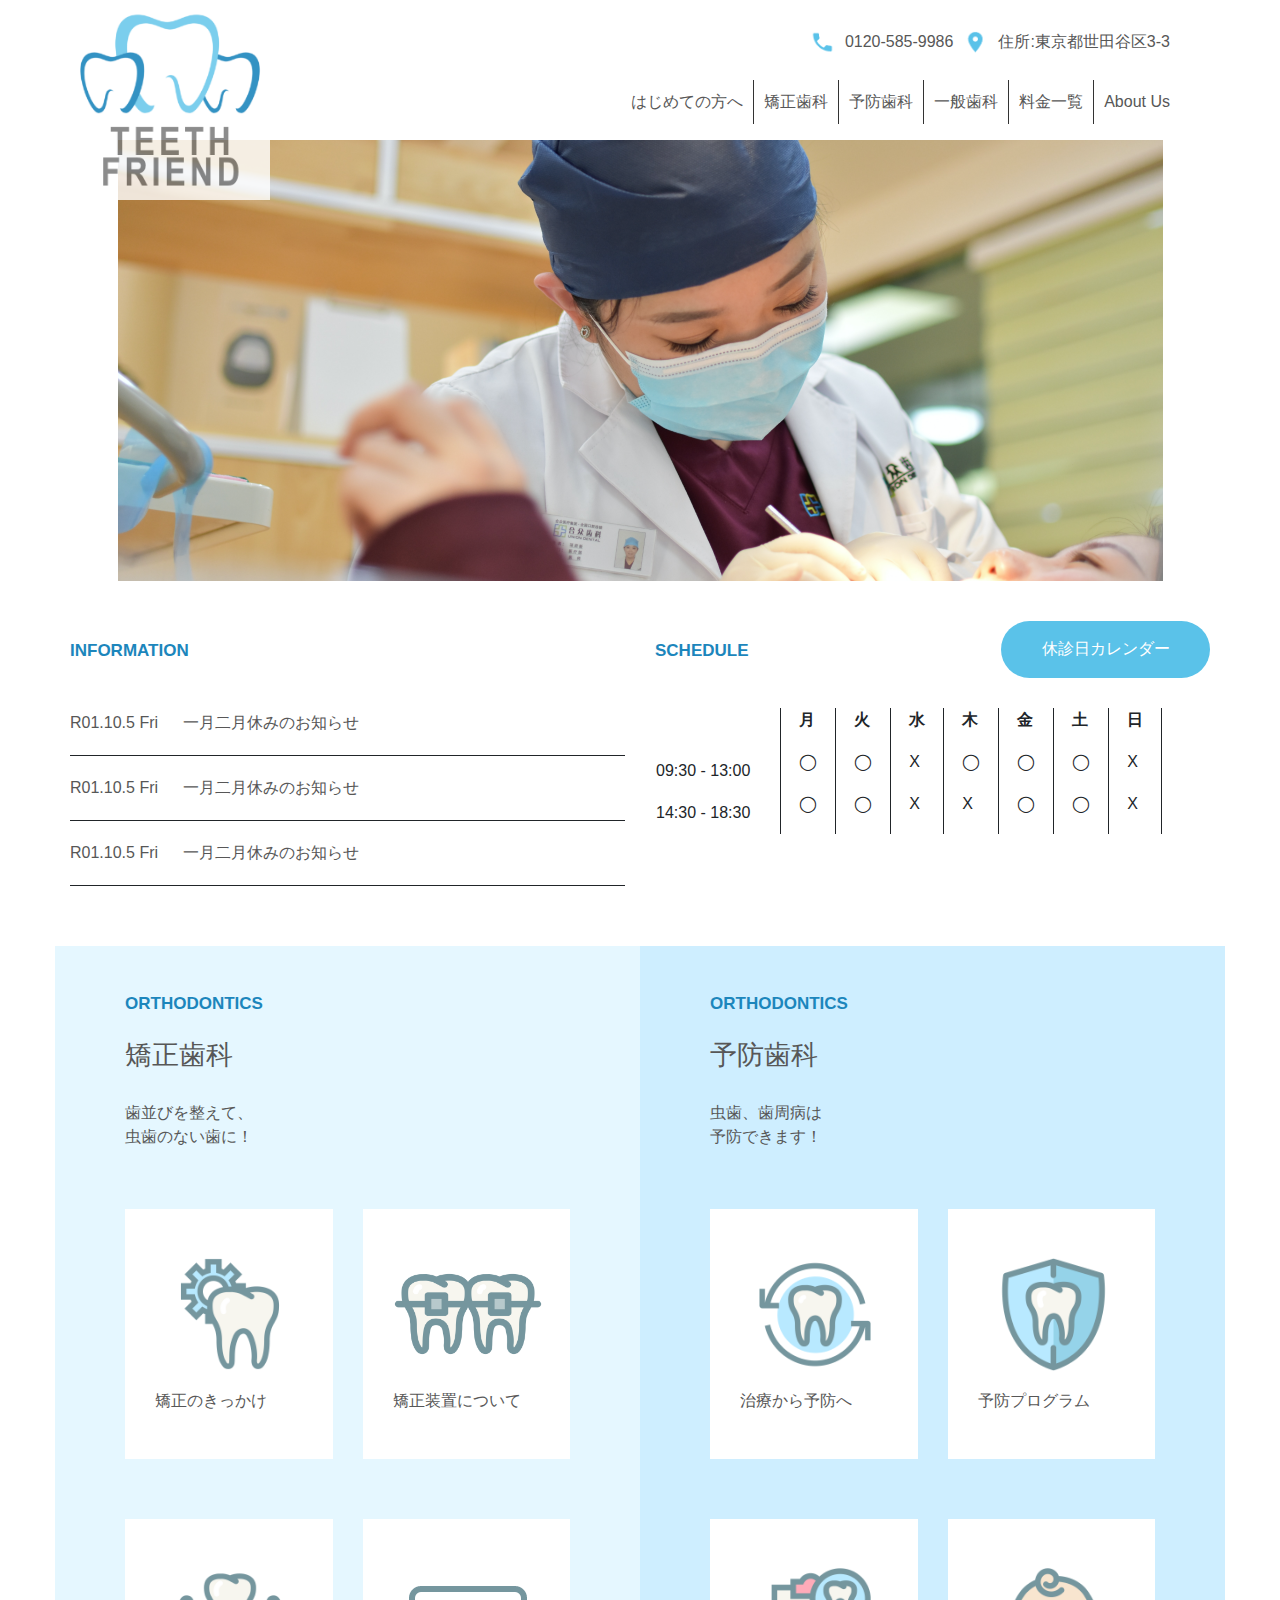
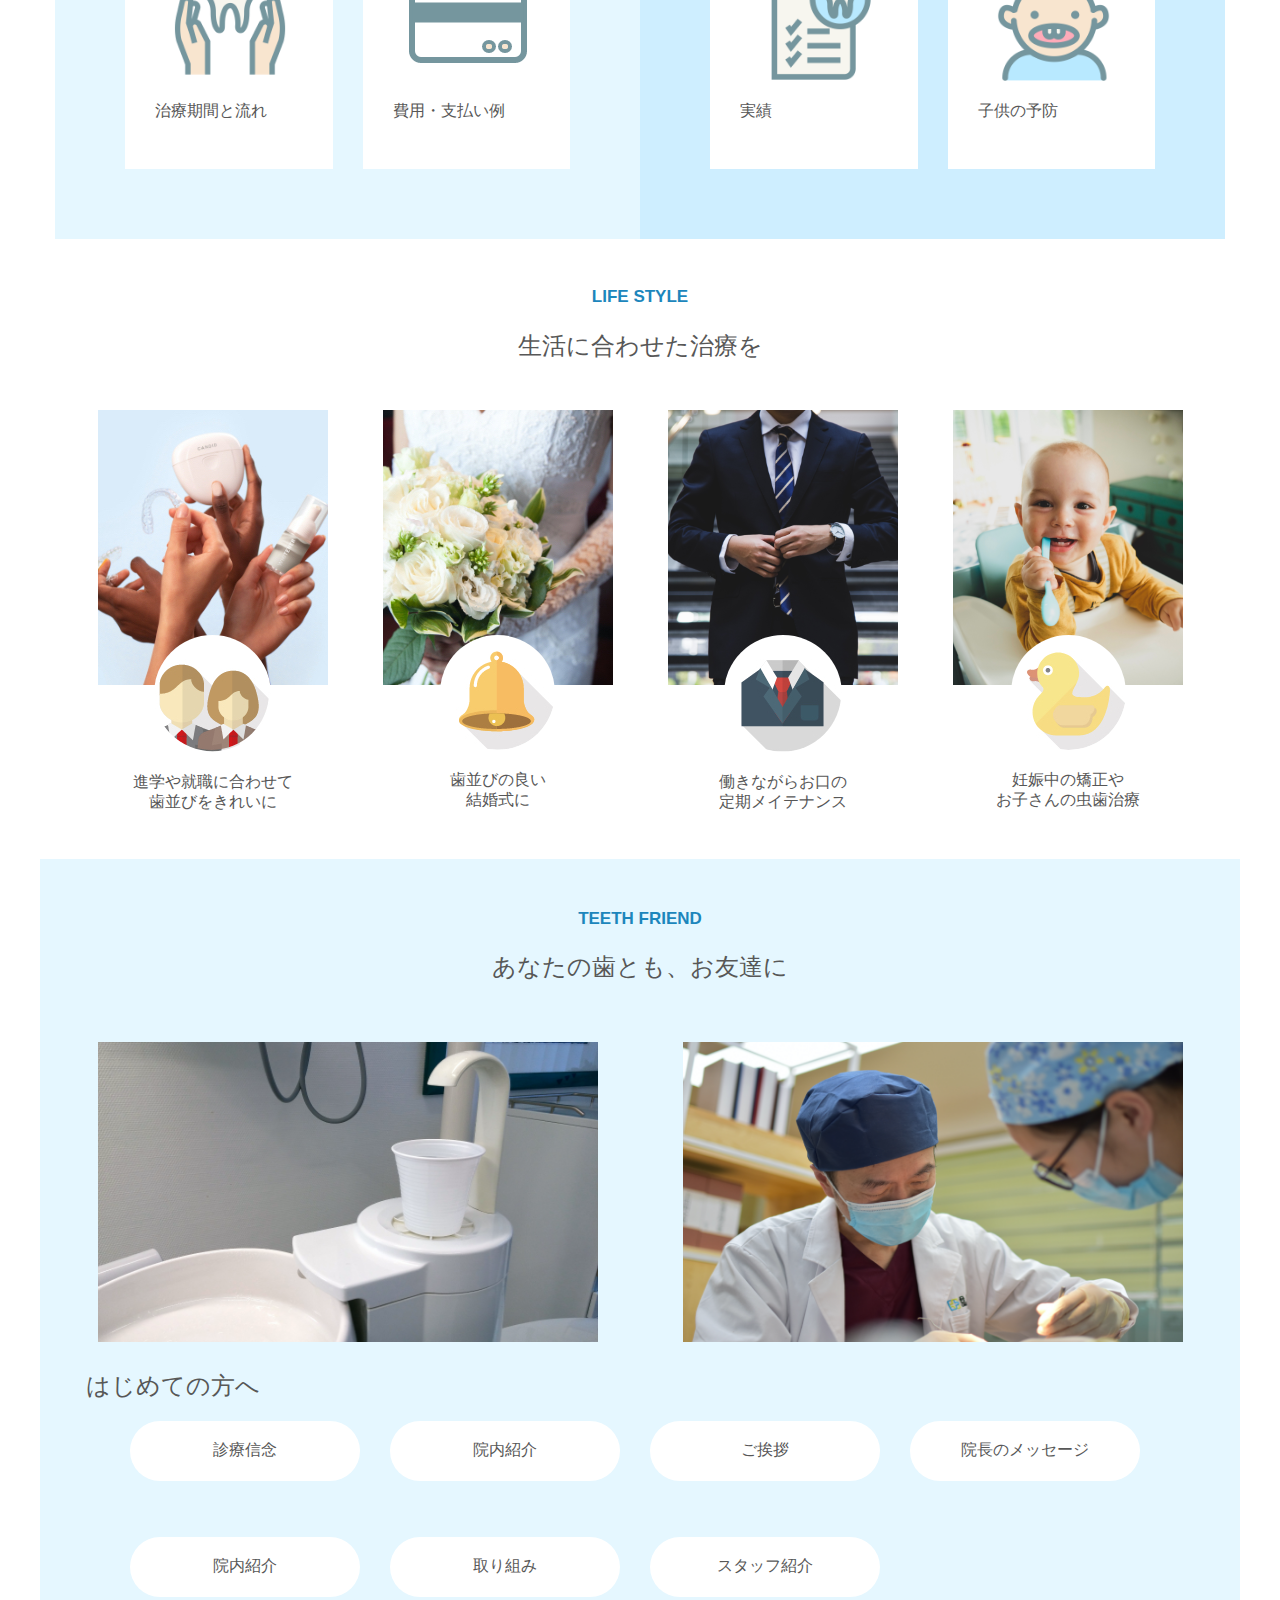
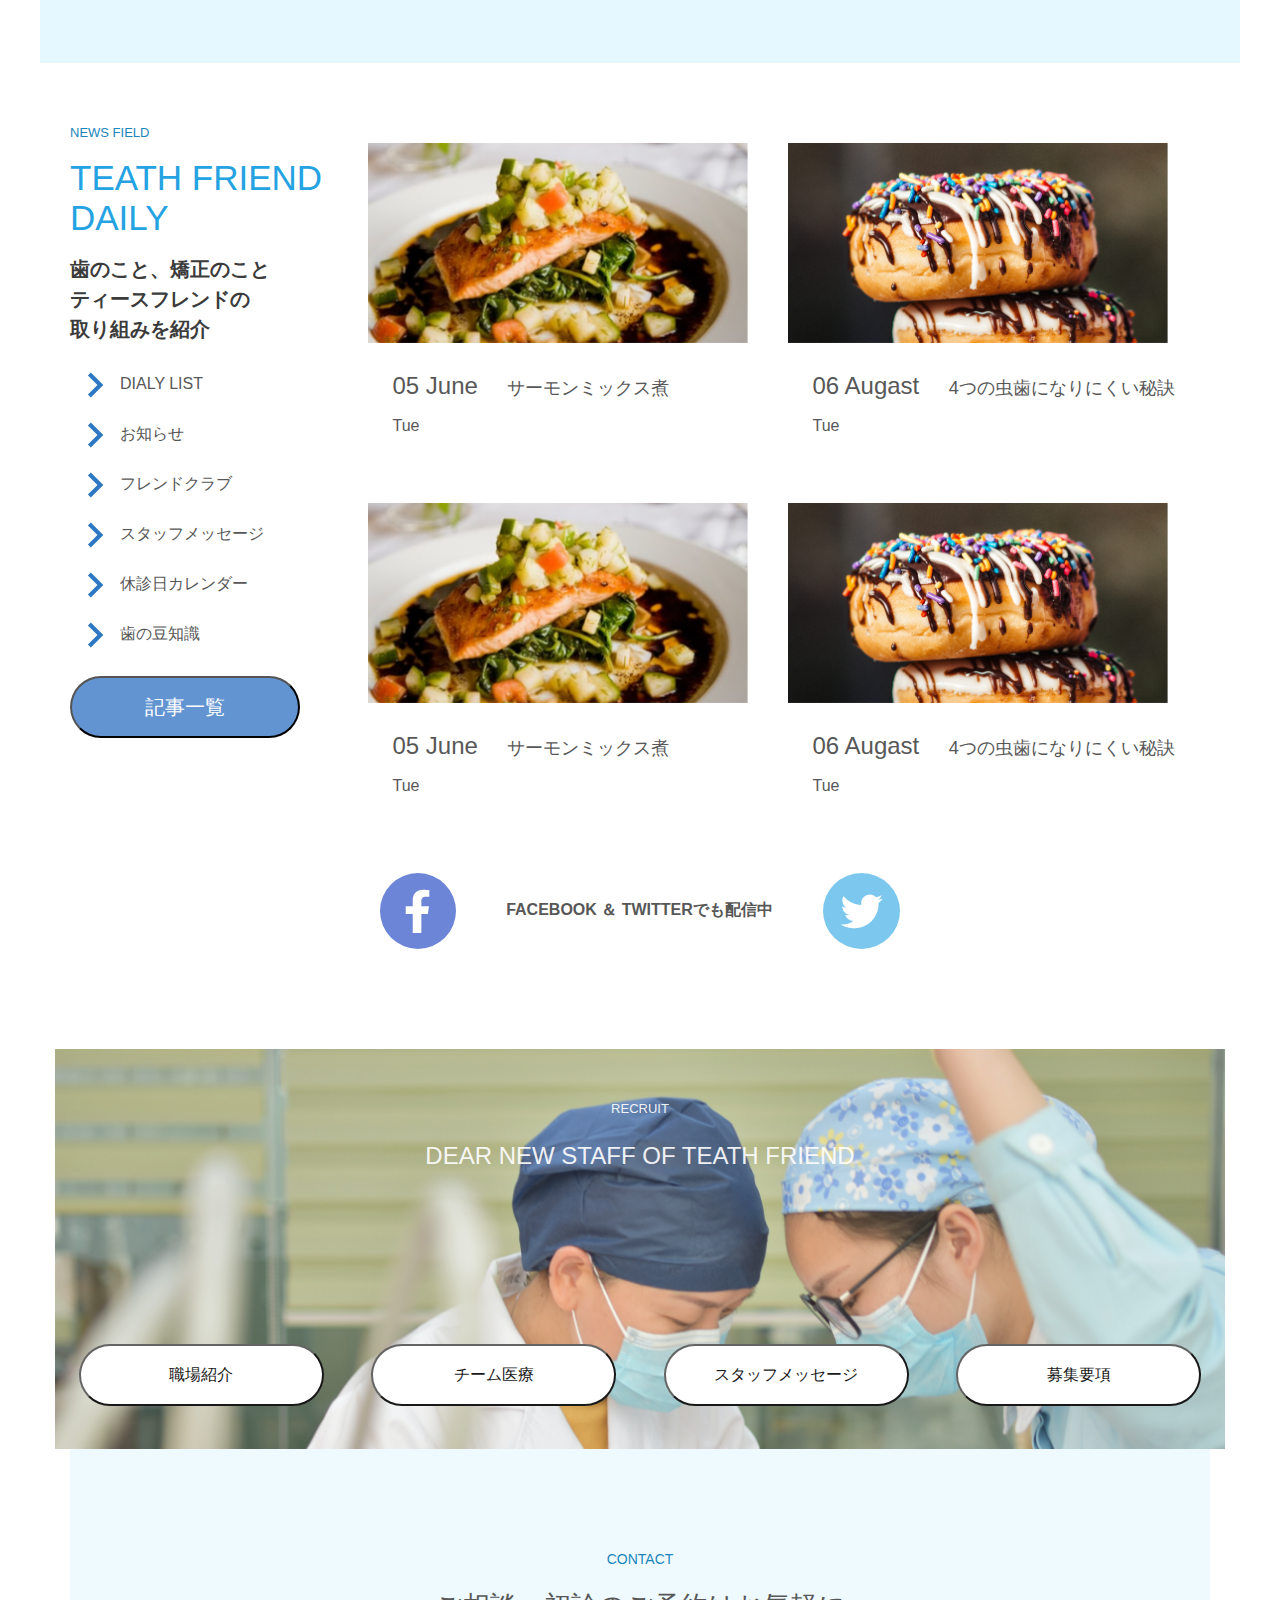
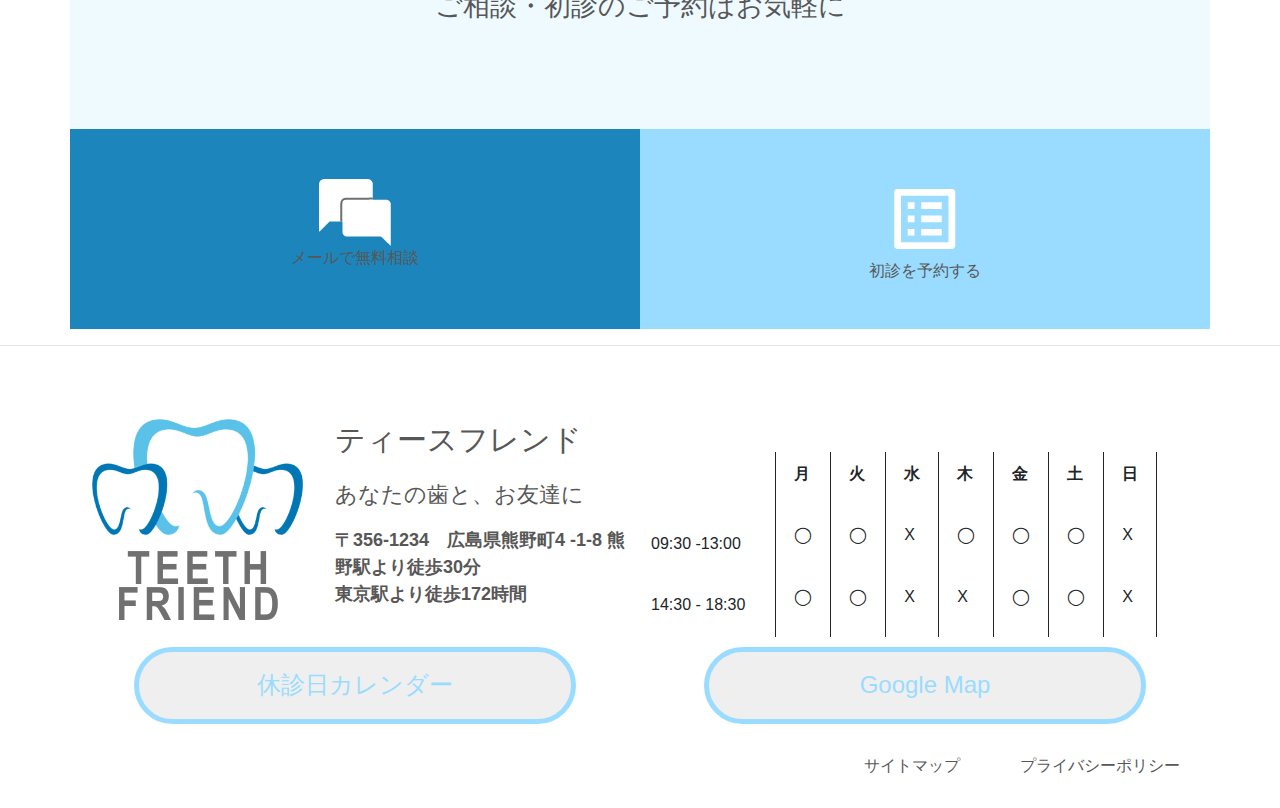
<file: index.html>
<!DOCTYPE html>
<html>

<head>
    <meta charset="utf-8">
    <meta name="viewport" content="width=device-width, initial-scale=1, shrink-to-fit=no">
    <title>Web_1200</title>
    <link rel="stylesheet" href="https://stackpath.bootstrapcdn.com/bootstrap/4.4.1/css/bootstrap.min.css"
        integrity="sha384-Vkoo8x4CGsO3+Hhxv8T/Q5PaXtkKtu6ug5TOeNV6gBiFeWPGFN9MuhOf23Q9Ifjh" crossorigin="anonymous">


    <link rel="stylesheet" href="css/normalize.css">
    <link rel="stylesheet" href="./css/styles.css">
</head>

<body>
    <div class="container top-menu">
        <div class="logo">
            <img src="./assets/teeth_friend_logo.png" alt="">
        </div>
        <div class="address">
            <img src="./assets/local_phone-24px.png">
            <p>0120-585-9986</p>
            <img src="./assets/location_27.png">
            <p>住所:東京都世田谷区3-3</p>
        </div>
        <ul>
            <li>はじめての方へ</li>
            <li>矯正歯科</li>
            <li>予防歯科</li>
            <li>一般歯科</li>
            <li>料金一覧</li>
            <li>About Us</li>
        </ul>
    </div>

    <div class="container">
        <div class="main-image">
            <img src="./assets/top_img.png">
        </div>
    </div>

    <div class="container mb-5">
        <div class="row">
            <div class="col-md-6 information">
                <h3>INFORMATION</h3>
                <div class="date-info">
                    <p>R01.10.5 Fri &ensp; &ensp;一月二月休みのお知らせ</p>
                </div>
                <div class="date-info">
                    <p>R01.10.5 Fri &ensp; &ensp;一月二月休みのお知らせ</p>
                </div>
                <div class="date-info">
                    <p>R01.10.5 Fri &ensp; &ensp;一月二月休みのお知らせ</p>
                </div>
            </div>

            <div class="col-md-6 calendar">
                <div class="inline-item">
                    <h3>SCHEDULE</h3>
                    <div class="btn_calendar">休診日カレンダー</div>
                </div>
                <div class="calendar-table">
                    <table>
                        <tr>
                            <th></th>
                            <th class="border-both">月</th>
                            <th class="border-both">火</th>
                            <th class="border-both">水</th>
                            <th class="border-both">木</th>
                            <th class="border-both">金</th>
                            <th class="border-both">土</th>
                            <th class="border-both">日</th>
                        </tr>
                        <tr>
                            <td class="table-time">09:30 - 13:00</td>
                            <td class="border-both">◯</td>
                            <td class="border-both">◯</td>
                            <td class="border-both">X</td>
                            <td class="border-both">◯</td>
                            <td class="border-both">◯</td>
                            <td class="border-both">◯</td>
                            <td class="border-both">X</td>
                        </tr>
                        <tr>
                            <td>14:30 - 18:30</td>
                            <td class="border-both">◯</td>
                            <td class="border-both">◯</td>
                            <td class="border-both">X</td>
                            <td class="border-both">X</td>
                            <td class="border-both">◯</td>
                            <td class="border-both">◯</td>
                            <td class="border-both">X</td>
                        </tr>
                    </table>
                </div>
            </div>
        </div>
    </div>

    <section>


        <div class="container">
            <div class="row">
                <!-- =======矯正歯科=========== -->
                <div class="col-md-6 pt-5 bg-color-light-blue">
                    <h3>ORTHODONTICS</h3>
                    <h2>矯正歯科</h2>

                    <p class="mb-4">歯並びを整えて、<br />虫歯のない歯に！</p>

                    <div class="row two-columns">
                        <div class="col-6">
                            <div class="bg-color-white">
                                <img src="./assets/orthodontics_1.png">
                                <p>矯正のきっかけ</p>
                            </div>
                        </div>
                        <div class="col-6">
                            <div class="bg-color-white">
                                <img src="./assets/orthodontics_2.png">
                                <p>矯正装置について</p>
                            </div>
                        </div>
                    </div>

                    <div class="row two-columns">
                        <div class="col-6">
                            <div class="bg-color-white">
                                <img src="./assets/orthodontics_3.png">
                                <p>治療期間と流れ</p>
                            </div>
                        </div>
                        <div class="col-6">
                            <div class="bg-color-white">
                                <img src="./assets/credit_card.png">
                                <p>費用・支払い例</p>
                            </div>
                        </div>
                    </div>
                </div>

                <!-- ====右側===予防歯科=========== -->
                <div class="col-md-6 pt-5 bg-color-blue">
                    <h3>ORTHODONTICS</h3>
                    <h2>予防歯科</h2>
                    <p class="mb-4">虫歯、歯周病は<br />予防できます！</p>
                    <dvi class="row two-columns">
                        <div class="col-6">
                            <div class="bg-color-white">
                                <img src="./assets/prevention_1.png">
                                <p>治療から予防へ</p>
                            </div>
                        </div>
                        <div class="col-6">
                            <div class="bg-color-white">
                                <img src="./assets/prevention_2.png">
                                <p>予防プログラム</p>
                            </div>
                        </div>
                    </dvi>

                    <div class="row two-columns">
                        <div class="col-6">
                            <div class="bg-color-white">
                                <img src="./assets/prevention_3.png" alt="">
                                <p>実績</p>
                            </div>
                        </div>
                        <div class="col-6">
                            <div class="bg-color-white">
                                <img src="./assets/prevention_4.png" alt="">
                                <p>子供の予防</p>
                            </div>
                        </div>
                    </div>
                </div>
    </section>


    <!-- =======Life style =========== -->
    <section>
        <div class="container">
            <div class="lifestyle">
                <h3>LIFE STYLE</h3>
                <h4>生活に合わせた治療を</h4>
            </div>

            <div class="card-deck-marimo container">
                <div class="card-marimo">
                    <img src="./assets/lifestyle_1.jpg" class="card-image">
                    <img src="./assets/lifestyle_1a.jpg" class="profile-image">
                    <h5>
                        進学や就職に合わせて<br>歯並びをきれいに
                    </h5>
                </div>

                <div class="card-marimo">
                    <img src="./assets/lifestyle_2.jpg" class="card-image">
                    <img src="./assets/lifestyle_2a.jpg" class="profile-image">
                    <h5>歯並びの良い<br>結婚式に</h5>
                </div>

                <div class="card-marimo">
                    <img src="./assets/lifestyle_3.png" class="card-image">
                    <img src="./assets/lifestyle_3a.jpg" class="profile-image">
                    <h5>働きながらお口の<br>定期メイテナンス</h5>
                </div>

                <div class="card-marimo">
                    <img src="./assets/lifestyle_4.png" class="card-image">
                    <img src="./assets/lifestyle_4a.jpg" class="profile-image">
                    <h5>妊娠中の矯正や<br>お子さんの虫歯治療</h5>
                </div>
            </div>
        </div>
    </section>

    <!-- ===== Teeth Friend============= -->
    <section id="friend">
        <div class="container">
            <h3>TEETH FRIEND</h3>
            <h4>あなたの歯とも、お友達に</h4>
            <div class="row">
                <div class="col-md-6 friend-img">
                    <img src="./assets/friend_1.png" alt="">
                </div>
                <div class="col-md-6 friend-img">
                    <img src="./assets/friend_2.png" alt="">
                </div>
            </div>
        </div>

        <div class="container">
            <h4 class="text-left pl-3">はじめての方へ</h4>
            <div class="teeth-link-bottom">
                <ul>
                    <li>診療信念</li>
                    <li>院内紹介</li>
                    <li>ご挨拶</li>
                    <li>院長のメッセージ</li>
                </ul>
            </div>
            <div class="teeth-link-bottom">
                <ul>
                    <li>院内紹介</li>
                    <li>取り組み</li>
                    <li>スタッフ紹介</li>
                </ul>
            </div>
        </div>
    </section>






    <!-- ==== NEWS FIELD ======== -->
    <section id="news-field">
        <div class="container">
            <div class="row">
                <div class="col-md-3">
                    <p>NEWS FIELD</p>
                    <P>TEATH FRIEND<br> DAILY</P>

                    <p>歯のこと、矯正のこと<br>
                        ティースフレンドの<br>
                        取り組みを紹介</p>

                    <ul>
                        <li><img src="./assets/arrow_right-24px.jpg" alt="">DIALY LIST</li>
                        <li><img src="./assets/arrow_right-24px.jpg" alt="">お知らせ</li>
                        <li><img src="./assets/arrow_right-24px.jpg" alt="">フレンドクラブ</li>
                        <li><img src="./assets/arrow_right-24px.jpg" alt="">スタッフメッセージ</li>
                        <li><img src="./assets/arrow_right-24px.jpg" alt="">休診日カレンダー</li>
                        <li><img src="./assets/arrow_right-24px.jpg" alt="">歯の豆知識</li>
                    </ul>

                    <button>記事一覧</button>
                </div>
                <div class="col-md-9 container">
                    <div>
                        <img src="./assets/news_1.png" alt="">
                        <div>
                            <p>05 June</p>
                            <p>サーモンミックス煮</p><br>
                            <p>Tue</p>
                        </div>
                    </div>
                    <div>
                        <img src="./assets/news_2.png" alt="">
                        <div>
                            <p>06 Augast</p>
                            <p>4つの虫歯になりにくい秘訣</p><br>
                            <p>Tue</p>
                        </div>
                    </div>
                    <div>
                        <img src="./assets/news_1.png" alt="">
                        <div>
                            <p>05 June</p>
                            <p>サーモンミックス煮</p>
                            <br>
                            <p>Tue</p>
                        </div>
                    </div>
                    <div>
                        <img src="./assets/news_2.png" alt="">
                        <div>
                            <p>06 Augast</p>
                            <p>4つの虫歯になりにくい秘訣</p><br>
                            <p>Tue</p>
                        </div>
                    </div>
                </div>
                <div class="col-md-12">
                    <img src="./assets/facebook.jpg" alt="">
                    <p>FACEBOOK ＆ TWITTERでも配信中</p>
                    <img src="./assets/twitter.jpg" alt="">
                </div>
                <hr>
                <div class="RECRUIT">
                    <!-- <img src="./assets/recruit.png" alt=""> -->
                    <div>
                        <p>RECRUIT</p>
                        <p>DEAR NEW STAFF OF TEATH FRIEND </p>
                        <!-- <p>TEATHFRIENDでは、
                            お客さんを歯の友達にするためのお手伝いをするスタッフ
                            を募集しています。
                        </p> -->
                    </div>
                    <div>
                        <button>職場紹介</button>
                        <button>チーム医療</button>
                        <button>スタッフメッセージ</button>
                        <button>募集要項</button>
                    </div>
                </div>
            </div>
        </div>
    </section>

    <!-- <hr> -->

    <div class="CONTACT container">
        <p>CONTACT</p>
        <p>ご相談・初診のご予約はお気軽に</p>
    </div>

    <div class="Inquiry container">
        <div class="col-md-6">
            <img src="./assets/fukidasi_icon.png" alt="">
            <p>メールで無料相談</p>
        </div>
        <div class="col-md-6">
            <img src="./assets/list_icon.png" alt="">
            <p>初診を予約する</p>
        </div>
    </div>

    <hr>
    <div class="info container">
        <div class="col-md-6">
            <div>
                <img src="./assets/teeth_friend_logo.png" alt="">
            </div>
            <div>
                <p>ティースフレンド</p>
                <p>あなたの歯と、お友達に</p>
                <p>〒356-1234　広島県熊野町4 -1-8
                    熊野駅より徒歩30分<br>
                    東京駅より徒歩172時間</p>
            </div>
        </div>
        <div class="col-md-6 calendar-table">
            <table>
                <tr>
                    <th></th>
                    <th class="border-both">月</th>
                    <th class="border-both">火</th>
                    <th class="border-both">水</th>
                    <th class="border-both">木</th>
                    <th class="border-both">金</th>
                    <th class="border-both">土</th>
                    <th class="border-both">日</th>
                </tr>
                <tr>
                    <td class="table-time">09:30 -13:00</td>
                    <td class="border-both">◯</td>
                    <td class="border-both">◯</td>
                    <td class="border-both">X</td>
                    <td class="border-both">◯</td>
                    <td class="border-both">◯</td>
                    <td class="border-both">◯</td>
                    <td class="border-both">X</td>
                </tr>
                <tr>
                    <td class="table-time">14:30 - 18:30</td>
                    <td class="border-both">◯</td>
                    <td class="border-both">◯</td>
                    <td class="border-both">X</td>
                    <td class="border-both">X</td>
                    <td class="border-both">◯</td>
                    <td class="border-both">◯</td>
                    <td class="border-both">X</td>
                </tr>
            </table>
        </div>
    </div>
    <div class="info-button-area container">
        <button class="info-button">休診日カレンダー</button>
        <button class="info-button">Google Map</button>
    </div>
    <footer>
        <div class="container ">
            <p>サイトマップ</p>
            <p>プライバシーポリシー</p>
        </div>
    </footer>

    <!-- ================== -->


    <script src="https://code.jquery.com/jquery-3.4.1.slim.min.js"
        integrity="sha384-J6qa4849blE2+poT4WnyKhv5vZF5SrPo0iEjwBvKU7imGFAV0wwj1yYfoRSJoZ+n" crossorigin="anonymous">
    </script>
    <script src="https://cdn.jsdelivr.net/npm/popper.js@1.16.0/dist/umd/popper.min.js"
        integrity="sha384-Q6E9RHvbIyZFJoft+2mJbHaEWldlvI9IOYy5n3zV9zzTtmI3UksdQRVvoxMfooAo" crossorigin="anonymous">
    </script>
    <script src="https://stackpath.bootstrapcdn.com/bootstrap/4.4.1/js/bootstrap.min.js"
        integrity="sha384-wfSDF2E50Y2D1uUdj0O3uMBJnjuUD4Ih7YwaYd1iqfktj0Uod8GCExl3Og8ifwB6" crossorigin="anonymous">
    </script>

</body>

</html>
</file>
<file: css/styles.css>
* {
  box-sizing: border-box;
}

body h1,
h2,
h3,
h4,
h5,
h6 {
  color: #575757;
  margin: 0 auto;
}

body p,
li {
  color: #575757;
}

.container {
  margin: 0 auto;
}

section {
  padding: 0 0 3.0rem 0;
}

h3 {
  font-size: 17px;
  font-weight: 700;
  color: #1C86BC;
  margin-bottom: 1.5rem;
}

/* ここまでデフォルト設定 */
.container {
  width: 1200px;
  padding: 0px;
  margin: 0 auto;
}

.logo img {
  width: 200px;
  height: 200px;
  position: fixed;
  /* top: 30px;
  left: 30px; */
  margin: 0px;
  z-index: 10;
  opacity: 0.8;
}

.address {
  display: flex;
  justify-content: flex-end;
  margin-right: 30px;
}

.address p {
  margin-top: 30px;
  margin-right: 10px;
}

.address img {
  width: 25px;
  height: 25px;
  margin-top: 30px;
  margin-right: 10px;
}

.top-menu ul {
  list-style: none;
  display: flex;
  justify-content: flex-end;
  text-align: center;
  margin-right: 30px;
}

.top-menu li {
  margin-top: 10px;
  padding: 10px;
}

.top-menu li+li {
  border-left: 1px solid #333;
  padding: 10px;
}

.main-image {
  text-align: center;
}

.main-image img {
  width: 1045px;
  height: 441px;
}


.container .row {
  margin-top: 60px;
}


.date-info {
  border-bottom: solid 1px;
  padding: 20px 0 20px 0;
}

.date-info p {
  margin: 0;
}

.inline-item {
  display: flex;
  justify-content: space-between;
  /* position: absolute; */
}

.inline-item h3 {
  margin: 0 24px 0 0;
}

.btn_calendar {
  width: 209px;
  height: 57px;
  background: #5AC2E9 0% 0% no-repeat padding-box;
  border-radius: 47px;
  opacity: 1;
  text-align: center;
  padding-top: 16px;
  color: white;
  margin-top: -20px;
}

.border-both {
  padding: 0 18px 18px 18px;
  border-left: solid 1px;
}

.calendar-table th,
td:last-child {
  border-right: solid 1px;
}


.table-time {
  padding-right: 30px;
  padding-top: 0;
}

.information h3 {
  margin-bottom: 30px;
}

.calendar-table {
  margin-top: 30px;
}

.bg-color-light-blue {
  background: #E5F7FF;
  padding: 70px;
}

.bg-color-light-blue h2 {
  font-size: 27px;
  margin-bottom: 30px;
}

.bg-color-blue {
  background: #CEEEFF;
  padding: 70px;
}

.bg-color-blue h2 {
  font-size: 27px;
  margin-bottom: 30px;
}

.bg-color-white {
  background: white;
  padding: 30px 0 30px 30px;
}

.lifestyle {
  text-align: center;
}

.card-deck-marimo {
  display: flex;
  justify-content: space-around;
  margin-top: 50px;
  /* position: relative; */
}

.card-marimo {
  /* padding: 20px 65px 20px 20px; */
  text-align: center;
  margin: 0 auto;
}

.card-marimo h5 {
  margin-top: 20px;
  font-size: 16px;
}

.profile-image {
  margin-top: -50px;
  border-radius: 50%;
}


#friend {
  background: #E5F7FF;
  width: 1200px;
  margin: 0 auto;
  padding: 50px 30px 30px 30px;
  text-align: center;
}

#friend .row {
  display: flex;
  justify-content: space-around;
}

.friend-img img {
  width: 500px;
  height: 300px;
}

.text-left {
  margin-top: 30px;
}

.teeth-link-bottom ul {
  display: flex;
  align-content: center;
  list-style: none;
}

.teeth-link-bottom li {
  width: 230px;
  height: 60px;
  background: #FFFFFF;
  border-radius: 51px;
  opacity: 1;
  margin: 20px 10px 20px 20px;
  padding-top: 17px;
}

#news-field {
  padding: 0;
}

.col-md-3 p:first-child {
  color: #1C86BC;
  font-size: 13px;
}

.col-md-3 p:nth-child(2) {
  /* text-align: left; */
  font-size: 35px;
  /* letter-spacing: 2.5px; */
  line-height: 40px;
  color: #24A2E2;

}

.col-md-3 p:nth-child(3) {
  /* text-align: left; */
  font-size: 20px;
  font-weight: bold;
  color: #3B3B3B;
  /* opacity: 1; */
}

.col-md-3 ul {
  list-style: none;
  text-align: left;
  padding: 0;
}

.col-md-3 button {
  width: 230px;
  height: 62px;
  font-size: 20px;
  padding: 5px;
  color: white;
  background: #6294D2;
  border-radius: 51px;
}

.col-md-9 {
  display: flex;
  /* align-content: center; */
  flex-wrap: wrap;
}

.col-md-9 div {
  margin: 20px;
  /* display: flex; */
  /* align-content: center; */
}

.col-md-9 img {
  width: 380px;
  height: 200px;
}

.col-md-9 P {
  display: inline-block;
  /* display: inline-block; 失敗*/
  /* display: inline-flexbox; 失敗 */
  /* 親要素に<div>つけたら、できた！ */
  margin: 5px;
}

.col-md-9 p:nth-child(1) {
  font-size: 24px;
}

.col-md-9 p:nth-child(2) {
  font-size: 18px;
  margin-left: 20px;
}

.col-md-9 p:nth-child(3) {
  font-size: 16px;
}

.col-md-12 {
  margin-top: 30px;
  display: flex;
  justify-content: center;
}

.col-md-12 p {
  font-weight: bold;
  margin: 25px 50px 25px 50px;
}

.RECRUIT {
  width: 100%;
  height: 400px;
  margin-top: 100px;
  background-image: url(../assets/recruit.png);
  background-size: cover;
  opacity: 0.9;
}

.RECRUIT p {
  text-align: center;
  margin: 20px;
  color: #FFFFFF;
  opacity: 0.9;
}

.RECRUIT p:nth-child(1) {
  font-size: 13px;
  margin-top: 50px;
}

.RECRUIT p:nth-child(2) {
  font-size: 24px;
}

.RECRUIT div:nth-child(2) {
  display: flex;
  justify-content: space-around;
  margin-top: 170px;
}

.RECRUIT button {
  display: block;
  width: 245px;
  height: 62px;
  background: #FFFFFF;
  border-radius: 51px;
  opacity: 1;
}

.CONTACT {
  width: 100%;
  text-align: center;
  height: 280px;
  background: #EEFAFF;
  padding: 0;
}

.CONTACT p:nth-child(1) {
  color: #1C86BC;
  font-size: 14px;
  padding-top: 100px;
}

.CONTACT p:nth-child(2) {
  color: #575757;
  font-size: 27px;
}

.Inquiry {
  width: 100%;
  height: 200px;
  text-align: center;
  display: flex;
}

.Inquiry .col-md-6:nth-child(1) {
  padding-top: 50px;
  height: 200px;
  background: #1C86BC;
  color: #3B3B3B;
}

.Inquiry .col-md-6:nth-child(2) {
  padding-top: 50px;
  height: 200px;
  background: #9ADCFF;
  color: #3B3B3B;
}

.info {
  display: flex;
}

.info .col-md-6 {
  display: flex;
  margin-top: 30px;
  padding: 10px;
}

.info .col-md-6 div:nth-child(2) {
  margin-left: 20px;
}

.info .col-md-6 p:nth-child(1) {
  font-size: 30px;
  margin-top: 15px;
}

.info .col-md-6 p:nth-child(2) {
  font-size: 22px;
  /* margin-top: 10px; */
}

.info .col-md-6 p:nth-child(3) {
  font-size: 18px;
  font-weight: bold;
  /* margin-top: 10px; */
}

.info table {
  margin-top: 50px;
}

.info-button-area {
  display: flex;
  justify-content: space-around;
}

.info-button {
  width: 442px;
  height: 77px;
  border: 5px solid #9ADCFF;
  color: #9ADCFF;
  font-size: 24px;
  border-radius: 63px;
  opacity: 1;
}

footer .container {
  display: flex;
  justify-content: flex-end;
}

footer .container p {
  margin: 30px;
}
</file>
